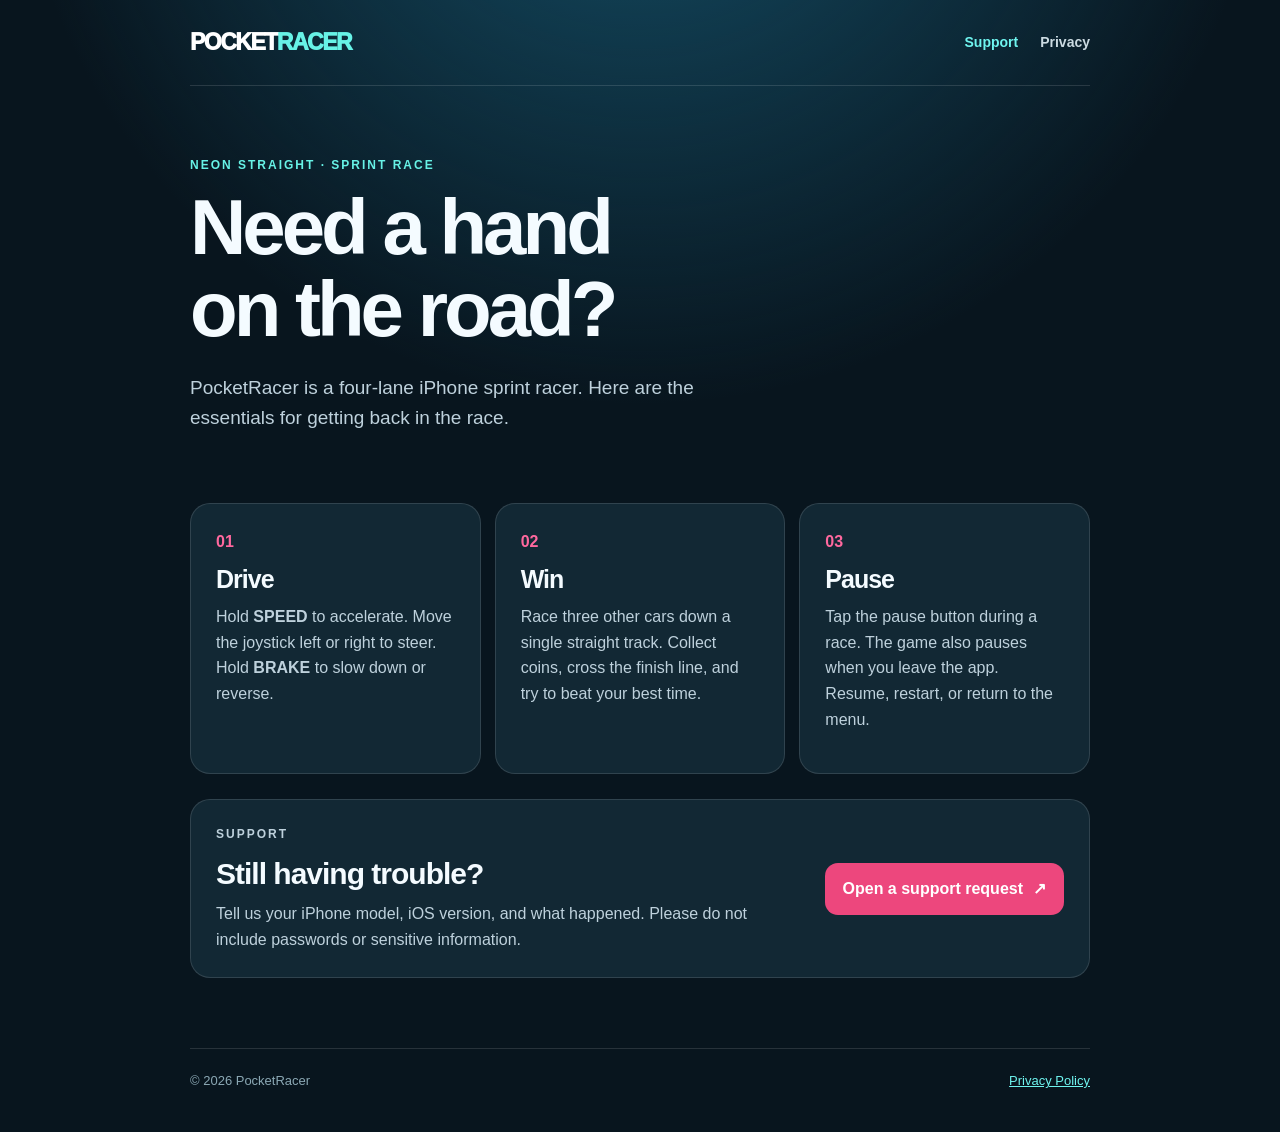
<file: index.html>
<!doctype html>
<html lang="en">
<head>
  <meta charset="utf-8">
  <meta name="viewport" content="width=device-width, initial-scale=1">
  <meta name="color-scheme" content="dark">
  <meta name="description" content="PocketRacer: Neon Sprint support, controls, and privacy information.">
  <title>PocketRacer: Neon Sprint · Support</title>
  <link rel="stylesheet" href="style.css">
</head>
<body>
  <header class="shell">
    <a class="brand" href="./" aria-label="PocketRacer home">POCKET<span>RACER</span></a>
    <nav aria-label="Main navigation"><a aria-current="page" href="./">Support</a><a href="privacy.html">Privacy</a></nav>
  </header>
  <main class="shell">
    <section class="hero">
      <p class="eyebrow">NEON STRAIGHT · SPRINT RACE</p>
      <h1>Need a hand<br>on the road?</h1>
      <p>PocketRacer is a four-lane iPhone sprint racer. Here are the essentials for getting back in the race.</p>
    </section>
    <section class="grid" aria-label="Game help">
      <article class="card"><span class="number">01</span><h2>Drive</h2><p>Hold <strong>SPEED</strong> to accelerate. Move the joystick left or right to steer. Hold <strong>BRAKE</strong> to slow down or reverse.</p></article>
      <article class="card"><span class="number">02</span><h2>Win</h2><p>Race three other cars down a single straight track. Collect coins, cross the finish line, and try to beat your best time.</p></article>
      <article class="card"><span class="number">03</span><h2>Pause</h2><p>Tap the pause button during a race. The game also pauses when you leave the app. Resume, restart, or return to the menu.</p></article>
    </section>
    <section class="panel" id="support">
      <div><p class="eyebrow">SUPPORT</p><h2>Still having trouble?</h2><p>Tell us your iPhone model, iOS version, and what happened. Please do not include passwords or sensitive information.</p></div>
      <a class="action" href="https://github.com/chatmandarryl16-ai/pocketracer-support/issues/new">Open a support request <span aria-hidden="true">↗</span></a>
    </section>
  </main>
  <footer class="shell"><span>© 2026 PocketRacer</span><a href="privacy.html">Privacy Policy</a></footer>
</body>
</html>
</file>
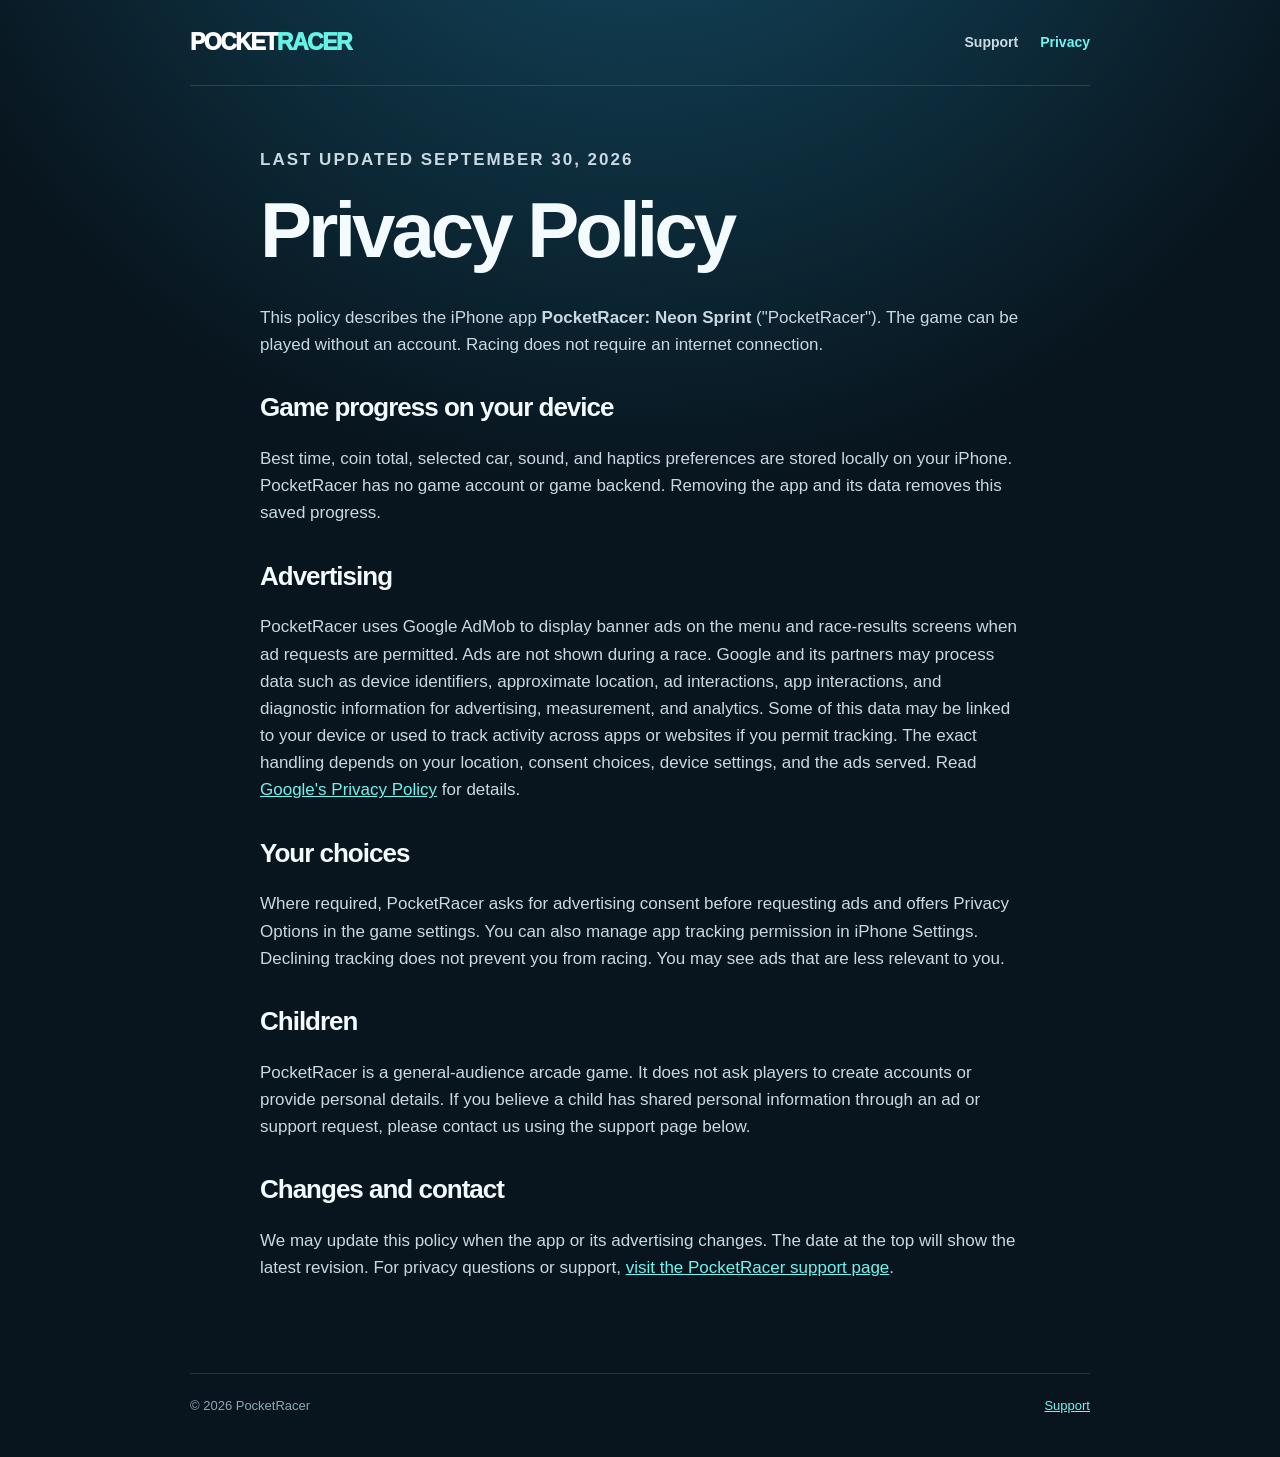
<file: privacy.html>
<!doctype html>
<html lang="en">
<head>
  <meta charset="utf-8">
  <meta name="viewport" content="width=device-width, initial-scale=1">
  <meta name="color-scheme" content="dark">
  <meta name="description" content="How PocketRacer: Neon Sprint handles game progress and advertising data.">
  <title>PocketRacer: Neon Sprint · Privacy Policy</title>
  <link rel="stylesheet" href="style.css">
</head>
<body>
  <header class="shell">
    <a class="brand" href="./" aria-label="PocketRacer home">POCKET<span>RACER</span></a>
    <nav aria-label="Main navigation"><a href="./">Support</a><a aria-current="page" href="privacy.html">Privacy</a></nav>
  </header>
  <main class="shell legal">
    <p class="eyebrow">LAST UPDATED SEPTEMBER 30, 2026</p>
    <h1>Privacy Policy</h1>
    <p>This policy describes the iPhone app <strong>PocketRacer: Neon Sprint</strong> ("PocketRacer"). The game can be played without an account. Racing does not require an internet connection.</p>
    <h2>Game progress on your device</h2>
    <p>Best time, coin total, selected car, sound, and haptics preferences are stored locally on your iPhone. PocketRacer has no game account or game backend. Removing the app and its data removes this saved progress.</p>
    <h2>Advertising</h2>
    <p>PocketRacer uses Google AdMob to display banner ads on the menu and race-results screens when ad requests are permitted. Ads are not shown during a race. Google and its partners may process data such as device identifiers, approximate location, ad interactions, app interactions, and diagnostic information for advertising, measurement, and analytics. Some of this data may be linked to your device or used to track activity across apps or websites if you permit tracking. The exact handling depends on your location, consent choices, device settings, and the ads served. Read <a href="https://policies.google.com/privacy">Google's Privacy Policy</a> for details.</p>
    <h2>Your choices</h2>
    <p>Where required, PocketRacer asks for advertising consent before requesting ads and offers Privacy Options in the game settings. You can also manage app tracking permission in iPhone Settings. Declining tracking does not prevent you from racing. You may see ads that are less relevant to you.</p>
    <h2>Children</h2>
    <p>PocketRacer is a general-audience arcade game. It does not ask players to create accounts or provide personal details. If you believe a child has shared personal information through an ad or support request, please contact us using the support page below.</p>
    <h2>Changes and contact</h2>
    <p>We may update this policy when the app or its advertising changes. The date at the top will show the latest revision. For privacy questions or support, <a href="./#support">visit the PocketRacer support page</a>.</p>
  </main>
  <footer class="shell"><span>© 2026 PocketRacer</span><a href="./">Support</a></footer>
</body>
</html>
</file>
<file: style.css>
:root{color-scheme:dark;font-family:-apple-system,BlinkMacSystemFont,"Segoe UI",sans-serif;background:#08151e;color:#f4fbff}
*{box-sizing:border-box}
html{scroll-behavior:smooth}
body{margin:0;min-height:100vh;background:radial-gradient(circle at 50% -20%,#15516a 0%,transparent 42%),#08151e;line-height:1.6}
a{color:#6ff4ef}
.shell{width:min(100% - 40px,900px);margin-inline:auto}
header{display:flex;align-items:center;justify-content:space-between;gap:20px;padding-block:24px;border-bottom:1px solid #ffffff20}
.brand{font-weight:1000;letter-spacing:-1.5px;color:#fff;text-decoration:none;font-size:23px;white-space:nowrap}
.brand span{color:#67f2e6}
nav{display:flex;gap:22px}
nav a{color:#ccdbe2;text-decoration:none;font-size:14px;font-weight:700}
nav a[aria-current="page"]{color:#6ff4ef}
nav a:hover,.action:hover{text-decoration:underline}
.hero{padding-block:70px 50px;max-width:660px}
.eyebrow{color:#67f2e6;font-size:12px;font-weight:900;letter-spacing:2px}
h1,h2,p{margin-top:0}
h1{font-size:clamp(46px,9vw,78px);letter-spacing:-4px;line-height:1.05;margin-bottom:22px}
h2{line-height:1.2;letter-spacing:-1px}
.hero>p:last-child{color:#bed1dc;font-size:19px;max-width:560px}
.grid{display:grid;grid-template-columns:repeat(3,1fr);gap:14px}
.card,.panel{background:#122834;border:1px solid #ffffff20;border-radius:20px;padding:25px}
.card{min-height:240px}
.card h2{font-size:25px;margin:10px 0}
.card p,.panel p{color:#bed1dc}
.number{font-weight:900;color:#ff689e}
.panel{display:flex;align-items:center;justify-content:space-between;gap:30px;margin-block:25px 70px}
.panel h2{font-size:30px;margin-bottom:9px}
.panel p:last-child{margin-bottom:0}
.action{display:inline-flex;align-items:center;justify-content:center;gap:10px;white-space:nowrap;min-height:52px;border-radius:13px;background:#ed477d;color:white;text-decoration:none;font-weight:800;padding:10px 18px}
.legal{max-width:760px;padding-block:60px 75px}
.legal h1{margin-bottom:32px}
.legal h2{font-size:26px;margin-top:34px}
.legal p{color:#c8d9e2;font-size:17px}
footer{display:flex;justify-content:space-between;gap:20px;color:#8ba8b4;font-size:13px;padding-block:22px 40px;border-top:1px solid #ffffff20}
@media(max-width:650px){header{padding-block:18px}.brand{font-size:19px}nav{gap:12px}.hero{padding-block:55px 35px}.grid{grid-template-columns:1fr}.card{min-height:0}.panel{display:block}.action{margin-top:18px;white-space:normal}h1{letter-spacing:-2px}}
</file>
